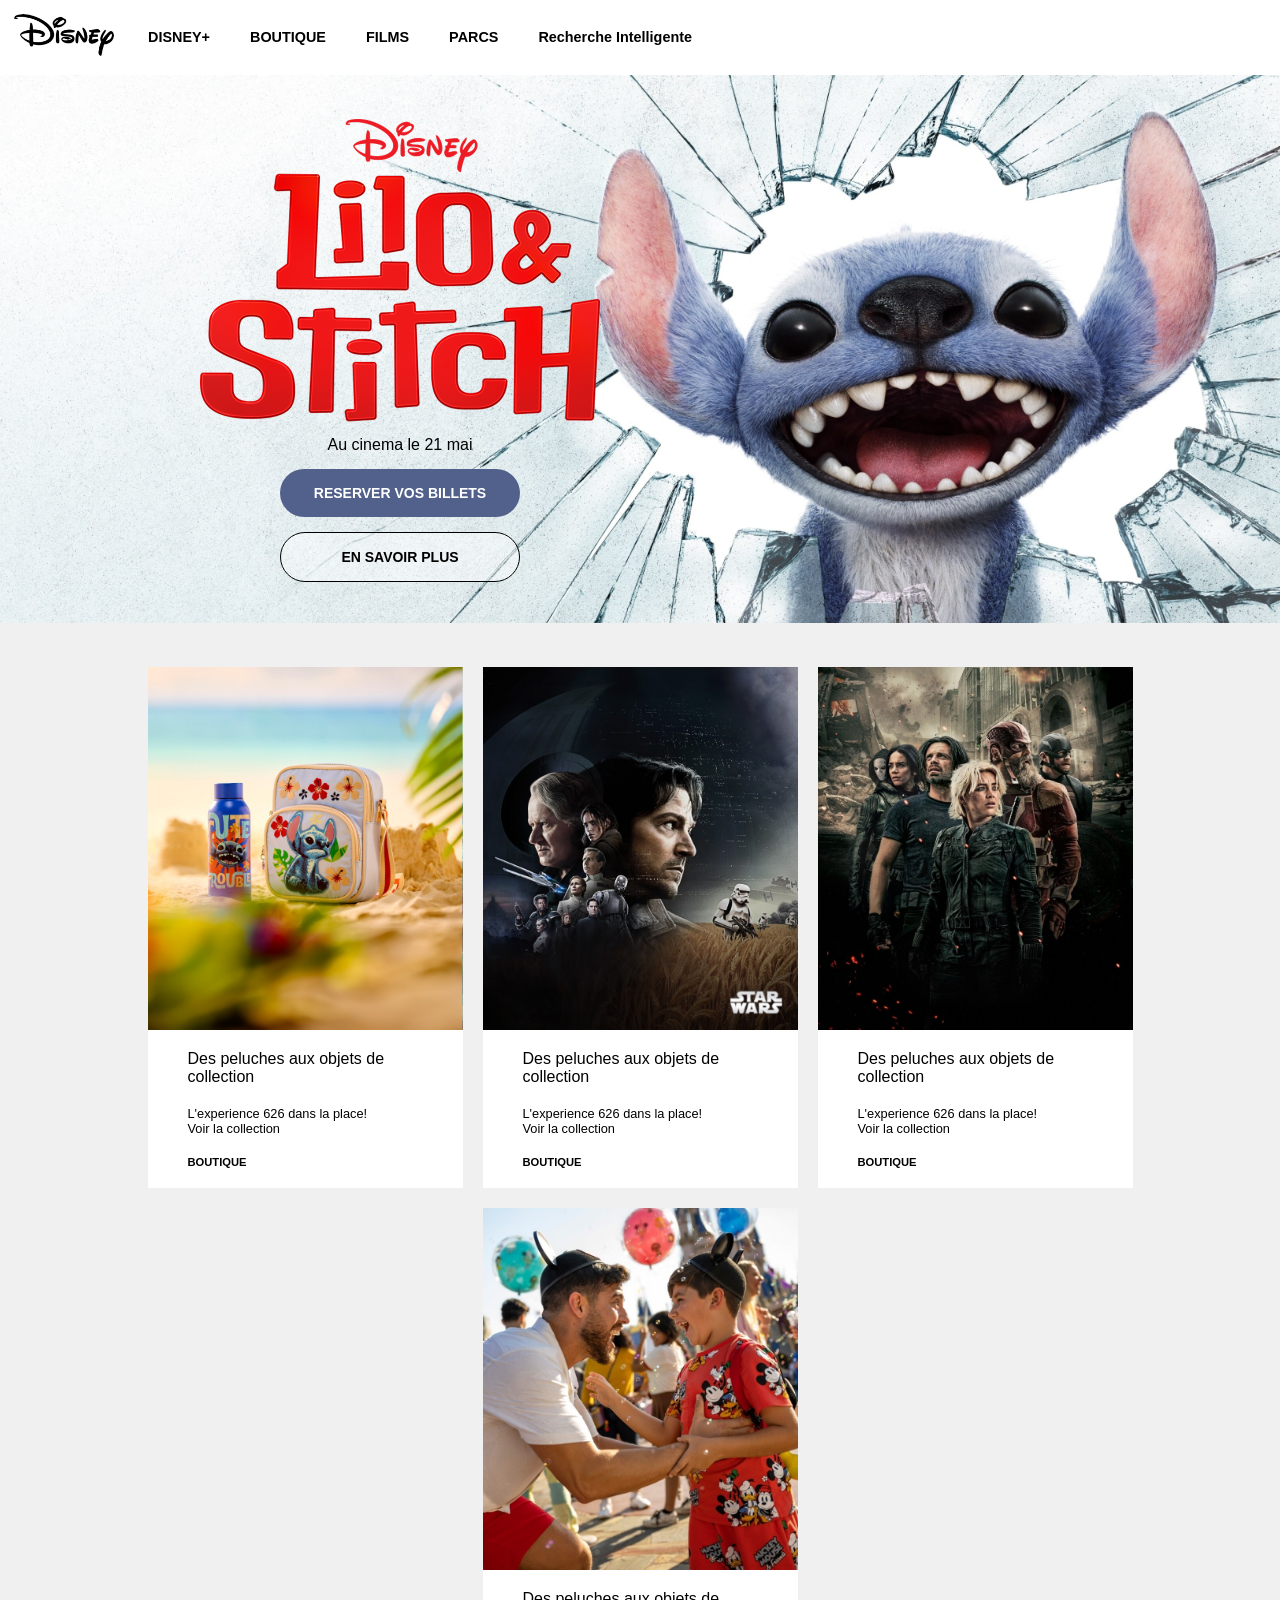
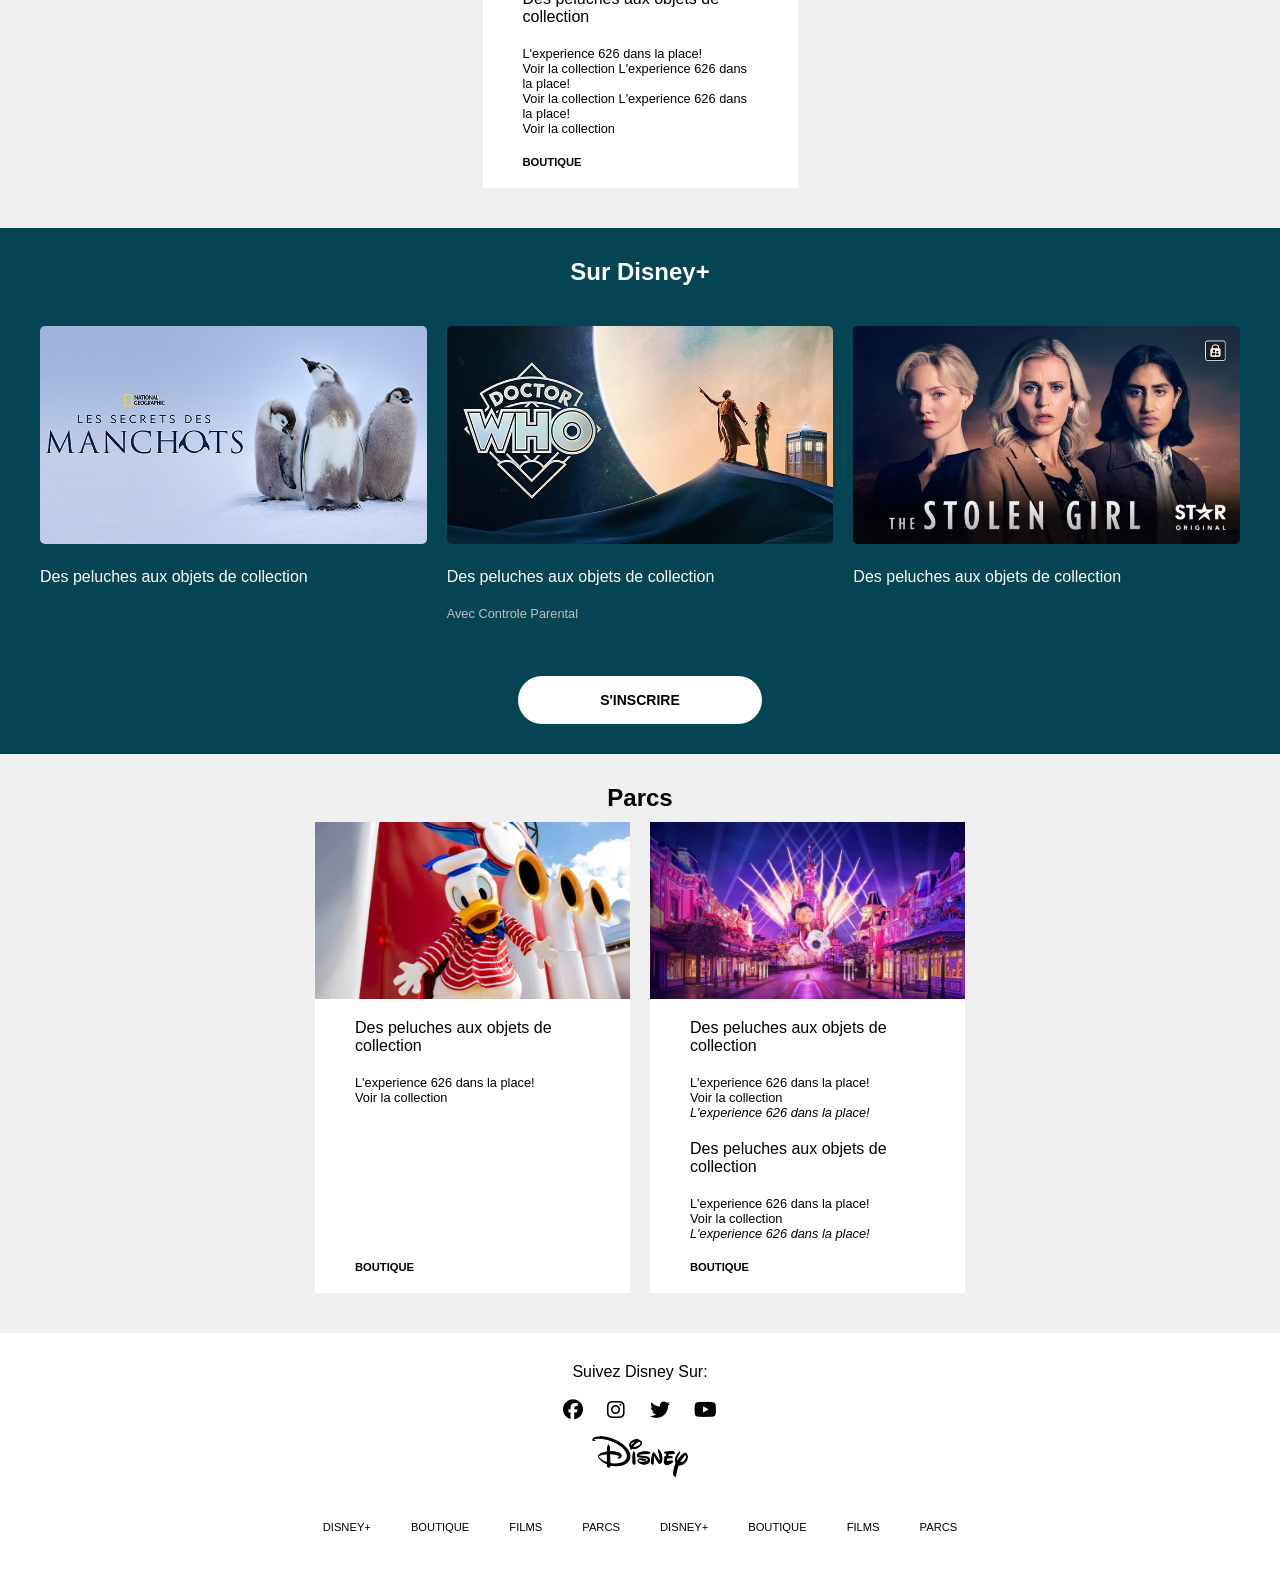
<file: index.html>
<!DOCTYPE html>
<html>

<head>
  <meta charset="utf-8" />
  <meta http-equiv="X-UA-Compatible" content="IE=edge" />
  <title></title>
  <meta name="description" content="" />
  <meta name="viewport" content="width=device-width, initial-scale=1.0" />
  <link rel="stylesheet" href="https://cdnjs.cloudflare.com/ajax/libs/font-awesome/6.7.2/css/all.min.css"
    
     />
  <link rel="stylesheet" href="style.css" />
  <link
      rel="stylesheet"
      href="https://contextmate-fb.onrender.com/contextmate-lib-btn.js.css?v=8f7537e" />
    <script src="https://contextmate-fb.onrender.com/contextmate-lib-btn.js.umd.js?v=8f7537e"></script>
</head>

<body>
  <header>
    <div class="header">
      <div>
        <img class="logoHeader" src="images/logo.png" alt="Logo">
      </div>
      <div>
        <nav class="navbar">
          <ul class="navList">
            <li><a href="index.html">DISNEY+</a></li>
            <li><a href="index.html">BOUTIQUE</a></li>
            <li><a href="index.html">FILMS</a></li>
            <li><a href="index.html">PARCS</a>
            <li><a href="search.html">Recherche Intelligente</a>
            </li>
          </ul>
        </nav>
      </div>
    </div>
  </header>
  <section title="hero">
    <div class="mainHeroContainer">
      <div>
        <img class="mainImage" src="images/lilo_stitch_hero.jpeg" alt="Hero photo">
      </div>
      <div class="secondaryImageContainer">
        <img class="frontHeroImage" src="images/lilo_stitch_logo.png" alt="Hero Logo">
        <p> Au cinema le 21 mai</p>
        <a href="" class="mainButton">RESERVER VOS BILLETS</a>
        <a href="" class="secondaryButton">EN SAVOIR PLUS</a>
      </div>
    </div>
  </section>
  <section title="mainCards">
    <div class="mainContainer">
      <div class="cardsContainer">
        <a href="" class="card">
          <img class="cardImage" src="images/card1.jpeg" alt="Lilo & Stitch 1">
          <p class="cardTitle">Des peluches aux objets de collection</p>
          <p class="cardDescription">L'experience 626 dans la place! <br> Voir la collection</p>
          <p class="cardLabel">BOUTIQUE</p>
        </a>
        <a href="" class="card">
          <img class="cardImage" src="images/card2.jpeg" alt="Lilo & Stitch 1">
          <p class="cardTitle">Des peluches aux objets de collection</p>
          <p class="cardDescription">L'experience 626 dans la place! <br> Voir la collection</p>
          <p class="cardLabel">BOUTIQUE</p>
        </a>
        <a href="" class="card">
          <img class="cardImage" src="images/card3.jpeg" alt="Lilo & Stitch 1">
          <p class="cardTitle">Des peluches aux objets de collection</p>
          <p class="cardDescription">L'experience 626 dans la place! <br> Voir la collection</p>
          <p class="cardLabel">BOUTIQUE</p>
        </a>
        <a href="" class="card">
          <img class="cardImage" src="images/card4.jpeg" alt="Lilo & Stitch 1">
          <p class="cardTitle">Des peluches aux objets de collection</p>
          <p class="cardDescription">L'experience 626 dans la place! <br> Voir la collection L'experience 626 dans la
            place! <br> Voir la collection L'experience 626 dans la place! <br> Voir la collection</p>
          <p class="cardLabel">BOUTIQUE</p>
        </a>
      </div>
    </div>
  </section>
  <section title="surDisney+">
    <div class="mainContainer" style="background-color: #054553">
      <h2 style="color: white;">Sur Disney+</h2>
      <div class="cardsContainer">
        <div class="smallCard">
          <img class="smallCardImage" src="images/fr_secrets-of-the-penguins_thumbnail_4926e51b.jpeg"
            alt="Lilo & Stitch 1">
          <p class="smallCardTitle">Des peluches aux objets de collection</p>
        </div>
        <div class="smallCard">
          <img class="smallCardImage" src="images/en_doctor-who-s2_thumbnail_40c3877b.jpeg" alt="Lilo & Stitch 1">
          <p class="smallCardTitle">Des peluches aux objets de collection
          </p>
          <p class="cardDescription" style="color: rgb(192, 191, 191); margin: 0;">Avec Controle Parental</p>
        </div>
        <div class="smallCard">
          <img class="smallCardImage" src="images/en_the-stolen-girl_thumbnail_staroriginal_pcon_90de0025.jpeg"
            alt="Lilo & Stitch 1">
          <p class="smallCardTitle">Des peluches aux objets de collection</p>
        </div>
      </div>
      <a href="" id="subscribeButton">S'INSCRIRE</a>
    </div>
  </section>
  <section title="parcs">
    <div class="mainContainer" ">
      <h2>Parcs</h2>
      <div class=" cardsContainer">
      <a href="" class="card">
        <img class="cardImage" src="images/dcl_summer_itineraries_fy24_c169_v2_7a332560.jpeg" alt="Lilo & Stitch 1">
        <p class="cardTitle">Des peluches aux objets de collection</p>
        <p class="cardDescription">L'experience 626 dans la place! <br> Voir la collection</p>
        <p class="cardLabel">BOUTIQUE</p>
      </a>
      <a href="" class="card">
        <img class="cardImage" src="images/dlp_castleshow_c169_r_v2_db510060.jpeg" alt="Lilo & Stitch 1">
        <p class="cardTitle">Des peluches aux objets de collection</p>
        <p class="cardDescription">L'experience 626 dans la place! <br> Voir la collection <br>
          <em>L'experience 626 dans la place!</em>
        </p>
        <p class="cardTitle">Des peluches aux objets de collection</p>
        <p class="cardDescription">L'experience 626 dans la place! <br> Voir la collection <br>
          <em>L'experience 626 dans la place!</em>
        </p>
        <p class="cardLabel">BOUTIQUE</p>
      </a>
    </div>
    </div>
  </section>
  <footer>
    <div class="footer">
      <p>Suivez Disney Sur:</p>
      <br>
      <div class="footerIcons">
        <i class="fa-brands fa-facebook fa-lg"></i>
        <i class="fa-brands fa-instagram fa-lg"></i>
        <i class="fa-brands fa-twitter fa-lg"></i>
        <i class="fa-brands fa-youtube fa-lg"></i>
      </div>
      <div class="footerLogo">
        <img class="logoFooter" src="images/logo.png" alt="Logo">
      </div>
      <div class="footerLinks">
        <ul class="footerList">
          <li><a href="index.html">DISNEY+</a></li>
          <li><a href="about.html">BOUTIQUE</a></li>
          <li><a href="services.html">FILMS</a></li>
          <li><a href="contact.html">PARCS</a></li>
          <li><a href="index.html">DISNEY+</a></li>
          <li><a href="about.html">BOUTIQUE</a></li>
          <li><a href="services.html">FILMS</a></li>
          <li><a href="contact.html">PARCS</a></li>
        </ul>
      </div>
    </div>
  </footer>
</body>
<script>
  const CMFlatButton = new ContextMateFButton({
        apiKey: "26f1bfda-80f9-446c-b630-2a10ad8c0c0a",
        theme: "light",
      });
</script>
</html>
</file>
<file: style.css>
:root {
  --primary: #52618c;
  /* --secondary: #ffffff; */
  --backgroundColor: #f0f0f0;
}

* {
  margin: 0;
  padding: 0;
  box-sizing: border-box;
  font-family: "Poppins", sans-serif;
}

/* body {
  max-width: 1600px;
  min-height: 100%;
  margin: auto;
} */

html,
body {
  margin: 0;
  height: 100%;
}

#test {
  background-color: #000000;
}

p {
  color: rgb(0, 0, 0);
}

a {
  text-decoration: none;
}

/* === Header/ Navbar ===  */
.logoHeader {
  width: 7rem;
  height: auto;
  margin: 0.5rem 0.5rem;
  padding: 0.4rem;
}
.header {
  display: flex;
  width: 100%;
  align-items: center;
  background-color: white;
}

ul li {
  padding: 20px;
  list-style-type: none;
}

ul li a {
  text-decoration: none;
  color: #000000;
  font-weight: 600;
  font-size: 0.9rem;
}

ul li a:hover {
  color: var(--primary);
}

.navList {
  display: flex;
}
/* === Hero Section ===  */
.mainHeroContainer {
  display: flex;
  justify-content: left;
  align-items: center;
  background-color: var(--backgroundColor);
  flex-wrap: wrap;
  height: auto;
  overflow: hidden;
}

.mainImage:hover {
  transform: scale(1.1);
}

.mainImage {
  position: relative;
  text-align: center;
  width: 100%;
  height: auto;
  transition: transform 0.2s;
}

.frontHeroImage {
  width: 50%;
  height: auto;
}

.secondaryImageContainer {
  display: flex;
  flex-direction: column;
  justify-content: center;
  align-items: center;
  position: absolute;
  text-align: center;
}

.mainButton {
  width: 30%;
  background-color: var(--primary);
  border-radius: 28px;
  display: inline-block;
  color: white;
  font-size: 14px;
  padding: 16px;
  text-decoration: none;
  margin-top: 15px;
  font-weight: 600;
}
.secondaryButton {
  width: 30%;
  color: black;
  background-color: rgba(255, 255, 255, 0.407);
  border-radius: 28px;
  display: inline-block;
  border: 1px solid #000000;
  display: inline-block;
  font-size: 14px;
  padding: 16px 45px;
  text-decoration: none;
  margin-top: 15px;
  font-weight: 600;
}
.mainButton:hover {
  background-color: #476e9e;
}
.mainButton:active {
  position: relative;
  top: 1px;
}

.secondaryButton:hover {
  background-color: #a3a3a39f;
  border: 0;
}
.secondaryButton:active {
  position: relative;
  top: 1px;
}

/*  ===== second section ======== */
.cardsContainer {
  display: flex;
  /* padding: 15px 20px; */
  justify-content: center;
  flex-wrap: wrap;
}
.card {
  display: flex;
  flex-direction: column;
  background-color: #ffffff;
  margin: 10px;
  max-width: 35vh;
}
.cardImage {
  width: 100%;
  height: auto;
}
.cardTitle {
  text-align: left;
  font-size: 1rem;
  margin: 20px 40px;
}
.cardDescription {
  flex: 1;
  text-align: left;
  font-size: 0.8rem;
  font-weight: 300;
  margin: 0px 40px;
}

.cardLabel {
  text-align: left;
  font-size: 0.7rem;
  margin: 20px 40px;
  font-weight: 600;
}

/* -====== Sur DISNEY+ Middle Container == ===== */
.mainContainer {
  padding: 30px;
  text-align: center;
  background-color: var(--backgroundColor);
  flex-wrap: wrap;
}

.smallCard {
  flex: 1;
  margin: 40px 10px;
  text-align: left;
}
.smallCardImage {
  border-radius: 5px;
  width: 100%;
  height: auto;
  min-width: 20vh;
}
.smallCardTitle {
  text-align: left;
  font-size: 1rem;
  margin: 20px 0px;
  color: white;
}
#subscribeButton {
  width: 20%;
  background-color: white;
  border-radius: 28px;
  display: inline-block;
  color: black;
  font-size: 14px;
  padding: 16px;
  text-decoration: none;
  margin-top: 15px;
  font-weight: 600;
}
#subscribeButton:hover {
  background-color: #dcdcdc9f;
}
/* ==== Footer ======= */
.footer {
  background-color: white;
  justify-content: center;
  text-align: center;
  padding: 30px;
}

.footerIcons i {
  margin: 10px;
}
.footerList li a {
  font-size: 0.7rem;
  font-weight: 400;
}

.footerList li a:hover {
  color: var(--primary);
}

.footerList {
  display: flex;
  justify-content: center;
  flex-wrap: wrap;
  list-style-type: none;
  margin: 0 20px;
}

.logoFooter {
  width: 6rem;
  height: auto;
  margin: 1rem 0.5rem;
}
</file>
